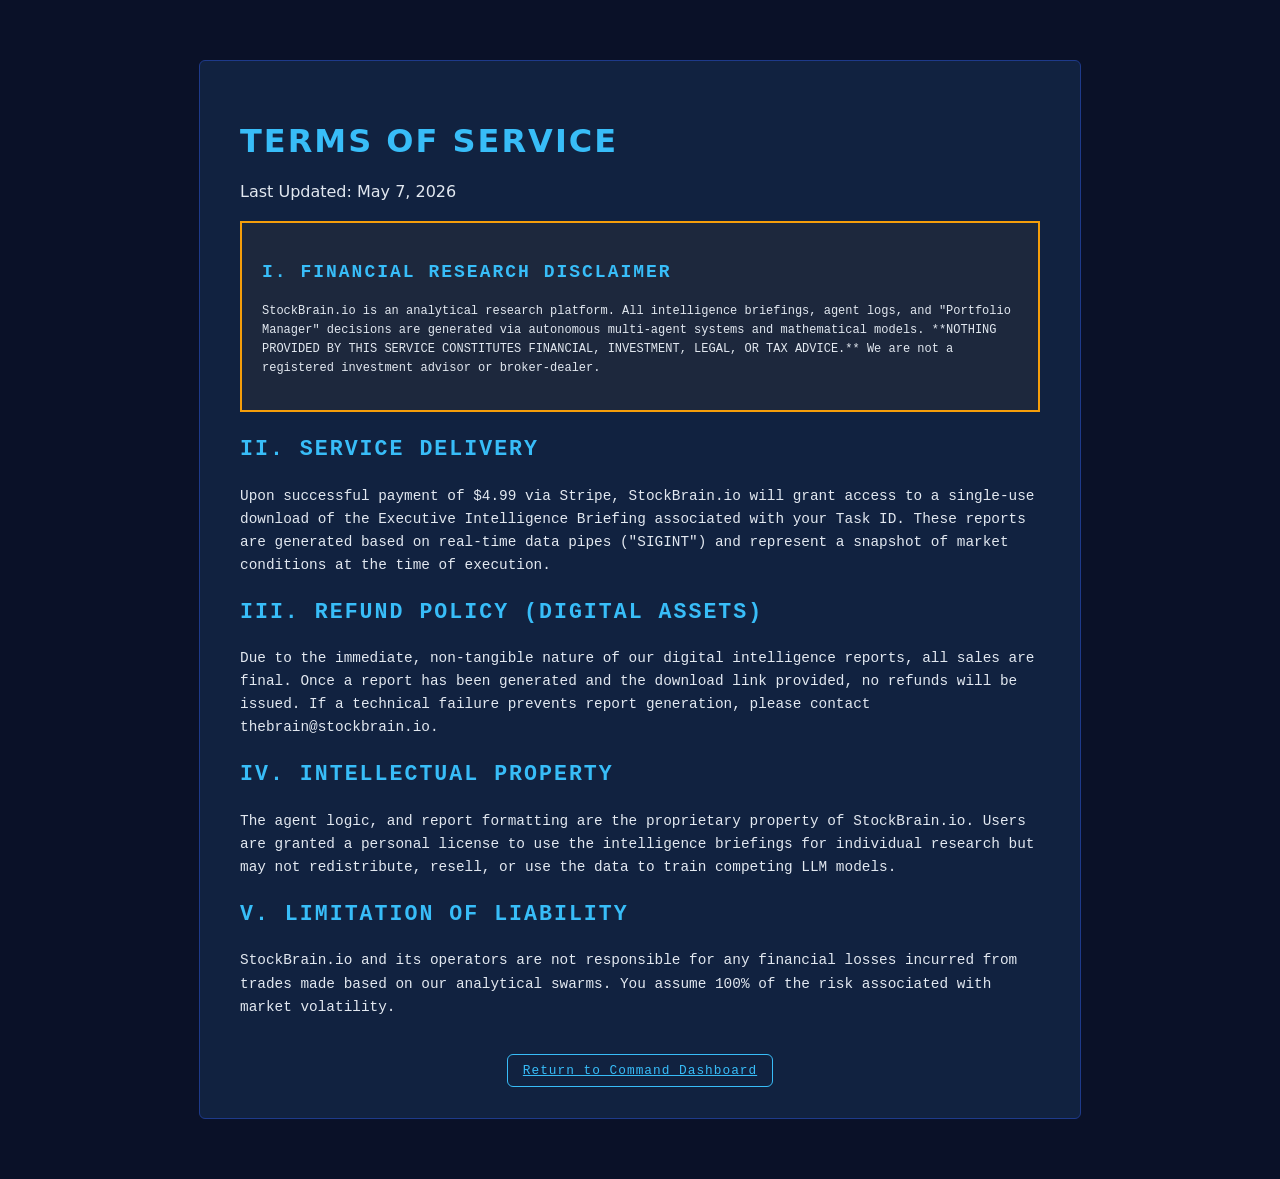
<file: static/terms.html>
<!DOCTYPE html>
<html lang="en">
<head>
    <meta charset="UTF-8">
    <title>Terms of Service | StockBrain.io</title>
    <link rel="stylesheet" href="/static/styles.css">
    <style>
        .terms-container { max-width: 800px; margin: 60px auto; padding: 40px; background: var(--bg-panel); border: 1px solid var(--border-color); border-radius: var(--border-radius); }
        .terms-content { font-family: 'Consolas', monospace; font-size: 0.9rem; line-height: 1.6; color: var(--text-main); }
        h1, h2 { color: var(--accent-blue); text-transform: uppercase; letter-spacing: 2px; }
        .disclaimer-box { border: 2px solid var(--accent-gold); padding: 20px; margin: 20px 0; background: rgba(245, 158, 11, 0.05); }
    </style>
</head>
<body>
    <div class="terms-container">
        <h1>Terms of Service</h1>
        <p>Last Updated: May 7, 2026</p>
        
        <div class="terms-content">
            <div class="disclaimer-box">
                <h2>I. FINANCIAL RESEARCH DISCLAIMER</h2>
                <p>StockBrain.io is an analytical research platform. All intelligence briefings, agent logs, and "Portfolio Manager" decisions are generated via autonomous multi-agent systems and mathematical models. **NOTHING PROVIDED BY THIS SERVICE CONSTITUTES FINANCIAL, INVESTMENT, LEGAL, OR TAX ADVICE.** We are not a registered investment advisor or broker-dealer.</p>
            </div>

            <h2>II. SERVICE DELIVERY</h2>
            <p>Upon successful payment of $4.99 via Stripe, StockBrain.io will grant access to a single-use download of the Executive Intelligence Briefing associated with your Task ID. These reports are generated based on real-time data pipes ("SIGINT") and represent a snapshot of market conditions at the time of execution.</p>

            <h2>III. REFUND POLICY (DIGITAL ASSETS)</h2>
            <p>Due to the immediate, non-tangible nature of our digital intelligence reports, all sales are final. Once a report has been generated and the download link provided, no refunds will be issued. If a technical failure prevents report generation, please contact thebrain@stockbrain.io.</p>

            <h2>IV. INTELLECTUAL PROPERTY</h2>
            <p>The agent logic, and report formatting are the proprietary property of StockBrain.io. Users are granted a personal license to use the intelligence briefings for individual research but may not redistribute, resell, or use the data to train competing LLM models.</p>

            <h2>V. LIMITATION OF LIABILITY</h2>
            <p>StockBrain.io and its operators are not responsible for any financial losses incurred from trades made based on our analytical swarms. You assume 100% of the risk associated with market volatility.</p>
        </div>
        <div style="margin-top: 40px; text-align: center;">
            <a href="/" class="tactical-btn">Return to Command Dashboard</a>
        </div>
    </div>
</body>
</html>
</file>
<file: static/styles.css>
/* ============================================================
    I. BASE THEMES & VARIABLES
   ============================================================ */
:root {
    --bg-main: #0A1128; 
    --bg-panel: #112240; 
    --bg-card: #1C2E4A;
    --text-main: #E2E8F0; 
    --text-muted: #94A3B8;
    --text-heading: #FFFFFF;
    --border-color: #1e3a8a;
    --accent-gold: #F59E0B;
    --accent-green: #10B981;
    --accent-blue: #38BDF8;
    --border-radius: 6px;
    --shadow: 0 10px 30px -15px rgba(0,0,0,0.5);
    
    --grad-pm-card: linear-gradient(135deg, #1e3a8a 0%, #0A1128 100%);
    --grad-arch-card: linear-gradient(135deg, #112240 0%, #0A1128 100%);
    --download-bg: rgba(10, 17, 40, 0.95);
}

body.light-mode {
    --bg-main: #F8FAFC; 
    --bg-panel: #FFFFFF; 
    --bg-card: #F1F5F9;
    --text-main: #1E293B; 
    --text-muted: #475569; 
    --text-heading: #0F172A;
    --border-color: #CBD5E1;
    --accent-gold: #B45309; 
    --accent-green: #059669;
    --accent-blue: #0284C7;
    --shadow: 0 10px 25px -5px rgba(0,0,0,0.1);

    --grad-pm-card: linear-gradient(135deg, #FFFFFF 0%, #F1F5F9 100%);
    --grad-arch-card: linear-gradient(135deg, #F8FAFC 0%, #E2E8F0 100%);
    --download-bg: rgba(255, 255, 255, 0.95);
}

/* ============================================================
    II. GLOBAL & LAYOUT STYLES
   ============================================================ */
body { 
    font-family: system-ui, -apple-system, sans-serif; 
    background: var(--bg-main); color: var(--text-main); 
    margin: 0; padding: 0; min-height: 100vh;
    display: flex; flex-direction: column; align-items: center;
    transition: background-color 0.3s, color 0.3s;
}

img { max-width: 100%; height: auto; display: block; }

.logo-container img {
    height: 100px; width: auto; object-fit: contain; margin-bottom: 10px;
    filter: drop-shadow(0 0 10px rgba(56, 189, 248, 0.2));
}

.dashboard-header .sb-logo {
    height: 45px; width: auto; object-fit: contain; margin: 0; padding: 5px 0;
    filter: drop-shadow(0 0 5px rgba(56, 189, 248, 0.1));
}

.header-left:hover .sb-logo {
    filter: drop-shadow(0 0 8px var(--accent-blue));
    transform: scale(1.02);
}

.header-right { display: flex; align-items: center; }

::-webkit-scrollbar { width: 8px; }
::-webkit-scrollbar-track { background: var(--bg-main); }
::-webkit-scrollbar-thumb { background: var(--border-color); border-radius: 4px; }

#theme-toggle {
    position: absolute; top: 20px; right: 20px;
    padding: 10px 15px; border-radius: 20px; border: 1px solid var(--border-color);
    background: var(--bg-panel); color: var(--text-main);
    cursor: pointer; font-weight: 500; font-size: 0.9rem;
    box-shadow: var(--shadow); z-index: 100; transition: 0.3s;
}
#theme-toggle:hover { filter: brightness(1.1); }

/* ============================================================
    III. SYSTEM STATUS BAR (TACTICAL OVERLAY)
   ============================================================ */
.system-status-bar {
    display: flex; gap: 25px; font-family: 'Consolas', monospace;
    font-size: 0.75rem; letter-spacing: 2px; padding: 10px 25px;
    border-radius: 20px; margin-bottom: 30px; backdrop-filter: blur(4px);
    border: 1px solid rgba(56, 189, 248, 0.4);
    background: rgba(10, 17, 40, 0.9); color: var(--accent-blue);
    box-shadow: 0 0 15px rgba(56, 189, 248, 0.1);
    flex-wrap: wrap; justify-content: center;
}

body.light-mode .system-status-bar {
    background: #FFFFFF; border: 1px solid var(--accent-blue);
    color: var(--text-main); box-shadow: 0 2px 15px rgba(2, 132, 199, 0.1);
}

.blink-led {
    margin-right: 8px; color: var(--accent-green);
    text-shadow: 0 0 10px var(--accent-green), 0 0 20px rgba(16, 185, 129, 0.5);
    display: inline-block; animation: hardware-pulse 1.2s infinite;
}

#agent-count { color: var(--accent-blue); font-weight: bold; }

@keyframes hardware-pulse {
    0%, 45% { opacity: 1; filter: brightness(1.2); }
    50%, 95% { opacity: 0.15; filter: brightness(0.6); }
    100% { opacity: 1; }
}

/* ============================================================
    IV. LANDING PAGE & SEARCH (GLASSMORPHISM RESTORED)
   ============================================================ */
#landing-page {
    display: flex;
    flex-direction: column;
    align-items: center;
    width: 100%;
    padding: 60px 20px;
    box-sizing: border-box;
}

.hero-text { text-align: center; max-width: 800px; margin-bottom: 40px; }
.hero-text h2 { color: var(--text-heading); font-size: 2.5rem; margin-bottom: 15px; font-weight: 700; letter-spacing: -0.5px;}
.hero-text p { color: var(--text-muted); font-size: 1.15rem; line-height: 1.6;}

.search-container { 
    text-align: center; 
    background: rgba(17, 34, 64, 0.5); /* Glass effect */
    backdrop-filter: blur(12px);
    padding: 50px 40px;
    border-radius: 12px; 
    border: 1px solid var(--border-color);
    box-shadow: 0 20px 50px rgba(0,0,0,0.3); 
    width: 100%; 
    max-width: 650px; 
    margin: 0 auto 60px auto;
    display: flex;
    flex-direction: column;
    align-items: center;
}

body.light-mode .search-container {
    background: rgba(255, 255, 255, 0.8);
    border: 1px solid var(--border-color);
}

.input-group {
    display: flex;
    width: 100%;
    gap: 12px;
    justify-content: center;
    margin-top: 20px;
}

input#ticker { 
    flex: 2;
    padding: 16px 20px; 
    font-size: 1.1rem;
    background: rgba(10, 17, 40, 0.7);
    border: 1px solid var(--border-color);
    border-radius: var(--border-radius);
    color: #fff;
    font-family: 'Consolas', monospace;
    outline: none;
    transition: 0.3s;
}

body.light-mode input#ticker {
    background: #FFFFFF;
    color: var(--text-main);
}

input#ticker:focus {
    border-color: var(--accent-blue);
    box-shadow: 0 0 15px rgba(56, 189, 248, 0.2);
}

.search-container button { 
    padding: 17px 35px; 
    font-size: 1.1rem; 
    background: var(--accent-gold); 
    color: #FFFFFF; 
    border: none; 
    border-radius: var(--border-radius); 
    font-weight: bold;
    cursor: pointer; 
    transition: 0.2s; 
    box-shadow: 0 4px 15px rgba(245, 158, 11, 0.3);
}

.search-container button:hover {
    transform: translateY(-2px);
    filter: brightness(1.1);
}

/* Ticker Pills Styling */
.trending-container {
    width: 100%;
    margin-bottom: 30px;
    display: flex;
    flex-direction: column;
    align-items: center;
    gap: 12px;
}

.trending-header {
    display: flex;
    align-items: center;
    gap: 8px;
}

.trending-label {
    font-family: 'Consolas', monospace;
    font-size: 0.7rem;
    color: var(--accent-gold);
    letter-spacing: 2px;
    font-weight: bold;
}

.trending-list {
    display: flex;
    flex-direction: row;
    flex-wrap: wrap;
    justify-content: center;
    gap: 10px;
    width: 100%;
}

.ticker-pill {
    background: rgba(56, 189, 248, 0.08);
    border: 1px solid rgba(56, 189, 248, 0.2);
    color: var(--accent-blue);
    padding: 6px 14px;
    border-radius: 4px;
    font-size: 0.8rem;
    font-family: 'Consolas', monospace;
    cursor: pointer;
    transition: all 0.2s cubic-bezier(0.4, 0, 0.2, 1);
    white-space: nowrap;
}

.ticker-pill:hover {
    background: var(--accent-blue);
    color: #0A1128;
    transform: translateY(-3px);
    box-shadow: 0 5px 15px rgba(56, 189, 248, 0.3);
}

/* ============================================================
    V. AGENT GRID & ARCHITECTURE
   ============================================================ */
.section-container { width: 100%; max-width: 1200px; margin-bottom: 60px; text-align: center; }
.agent-grid { display: grid; grid-template-columns: repeat(4, 1fr); gap: 20px; }
.agent-card {
    background: var(--bg-panel); border: 1px solid var(--border-color); padding: 25px 20px; 
    border-radius: var(--border-radius); text-align: left; transition: transform 0.3s ease; box-shadow: var(--shadow);
}
.agent-card:hover { transform: translateY(-5px); border-color: var(--accent-blue); }

.architecture-card {
    background: var(--grad-arch-card);
    border: 1px solid var(--border-color);
    padding: 40px;
    border-radius: var(--border-radius);
    margin-top: 40px;
    text-align: left;
}

/* ============================================================
    VI. DASHBOARD & CONSOLE (MISSION-CRITICAL)
   ============================================================ */
#dashboard {
    display: none; flex-direction: column; gap: 20px;
    width: 100%; max-width: 1400px; padding: 20px 20px 100px; box-sizing: border-box;
}

.top-grid { display: grid; grid-template-columns: repeat(auto-fit, minmax(450px, 1fr)); gap: 20px; width: 100%; }

.panel { 
    background: #0D162D; border-radius: var(--border-radius); border: 1px solid var(--border-color); 
    padding: 20px; display: flex; flex-direction: column; min-height: 350px;
    box-shadow: inset 0 0 15px rgba(56, 189, 248, 0.05), var(--shadow);
}

body.light-mode .panel { background: var(--bg-panel); }

.panel-title {
    font-family: 'Consolas', monospace; text-transform: uppercase; letter-spacing: 1.5px;
    color: var(--accent-blue); font-size: 0.85rem; border-bottom: 1px solid var(--border-color);
    padding-bottom: 10px; margin-bottom: 15px;
}

.tactical-btn {
    background: transparent; border: 1px solid var(--accent-blue); color: var(--accent-blue);
    padding: 8px 15px; font-family: 'Consolas', monospace; font-size: 0.8rem;
    letter-spacing: 1px; border-radius: var(--border-radius); cursor: pointer; transition: 0.3s;
}

.tactical-btn:hover { background: rgba(56, 189, 248, 0.1); box-shadow: 0 0 10px rgba(56, 189, 248, 0.2); }

.msg-pane { height: 450px; display: flex; flex-direction: column; }
#log-scroll-container { flex: 1; overflow-y: auto; padding-right: 5px; }

.log-row { font-family: 'Consolas', monospace; font-size: 0.8rem; border-bottom: 1px solid rgba(56, 189, 248, 0.1); }
.log-time { width: 85px; color: var(--text-muted); padding: 4px 0; }
.log-content { color: #A5F3FC; text-shadow: 0 0 5px rgba(165, 243, 252, 0.2); word-wrap: break-word; padding: 4px 0 4px 10px; }
body.light-mode .log-content { color: var(--text-main); text-shadow: none; }

/* ============================================================
    VII. REPORTS & CONVERSION
   ============================================================ */
#report-wrapper { position: relative; overflow: hidden; }

.blurred-content {
    filter: blur(8px); pointer-events: none; user-select: none; opacity: 0.6;
    mask-image: linear-gradient(to bottom, black 0%, transparent 90%);
}

.pm-card {
    background: var(--grad-pm-card); border: 1px solid var(--border-color); 
    border-left: 6px solid var(--accent-gold); border-radius: var(--border-radius); padding: 30px;
}

.download-bar {
    position: fixed; bottom: 0; left: 0; width: 100%; background: var(--download-bg); 
    backdrop-filter: blur(10px); border-top: 2px solid var(--accent-gold);
    padding: 15px 0; display: flex; justify-content: center; align-items: center; gap: 20px;
    z-index: 1000; box-shadow: 0 -5px 20px rgba(0,0,0,0.5);
}

.pay-btn {
    padding: 12px 24px; font-size: 1rem; background: var(--accent-gold); 
    color: #FFFFFF; border: none; border-radius: var(--border-radius); font-weight: bold;
    cursor: pointer; box-shadow: 0 0 20px rgba(245, 158, 11, 0.4); transition: all 0.3s ease;
}

/* ============================================================
    VIII. MODAL OVERLAYS (TERMS & CONDITIONS)
   ============================================================ */
#modal-overlay {
    display: none; position: fixed; top: 0; left: 0; width: 100%; height: 100%;
    background: rgba(0, 0, 0, 0.8); backdrop-filter: blur(4px); z-index: 1999;
    transition: opacity 0.3s ease;
}

#terms-modal {
    display: none; position: fixed; top: 50%; left: 50%; transform: translate(-50%, -50%);
    z-index: 2000; width: 90%; max-width: 800px; max-height: 80vh; overflow-y: auto;
    background: var(--bg-panel); color: var(--text-main); border: 2px solid var(--border-color);
    border-radius: var(--border-radius); padding: 30px; box-shadow: 0 0 50px rgba(0, 0, 0, 0.9);
}

body.light-mode #terms-modal { background: #FFFFFF; border: 2px solid var(--accent-blue); }

#terms-modal h4 {
    color: var(--accent-blue); margin-top: 20px; margin-bottom: 8px;
    text-transform: uppercase; font-family: 'Consolas', monospace; font-size: 0.9rem;
}

#terms-modal::-webkit-scrollbar { width: 6px; }
#terms-modal::-webkit-scrollbar-thumb { background: var(--accent-blue); }

/* ============================================================
    IX. FOOTER & PRICING (INTEGRATED AESTHETICS)
   ============================================================ */
.system-footer {
    width: 100%; 
    background: #050A18; 
    border-top: 1px solid var(--border-color);
    padding: 60px 20px 20px; 
    margin-top: 80px; 
    color: var(--text-muted); 
    font-size: 0.85rem;
    box-sizing: border-box;
}

body.light-mode .system-footer { 
    background: #F1F5F9; 
    border-top: 1px solid #CBD5E1; 
}

.footer-content { 
    max-width: 1200px; 
    margin: 0 auto; 
}

.footer-top { 
    display: flex; 
    justify-content: space-between; 
    align-items: flex-start; 
    margin-bottom: 40px; 
    flex-wrap: wrap;
    gap: 20px;
}

/* Footer Brand & Logo */
.footer-brand { 
    display: flex; 
    flex-direction: column; 
    align-items: flex-start; 
}

.sb-logo-footer { 
    height: 35px; 
    width: auto; 
    object-fit: contain; 
    margin-bottom: 10px; 
    filter: grayscale(1) brightness(1.5);
    opacity: 0.6;
    transition: all 0.3s ease;
}

.sb-logo-footer:hover { 
    opacity: 1; 
    filter: none; 
}

.footer-links a { 
    color: var(--accent-blue); 
    text-decoration: none; 
    margin-left: 20px; 
    font-weight: 500;
}

/* Disclaimer / Consolas Box */
.disclaimer-box {
    border-left: 3px solid var(--border-color); 
    padding-left: 20px; 
    margin-bottom: 40px;
    line-height: 1.6; 
    font-family: 'Consolas', monospace; 
    font-size: 0.75rem;
    text-align: left;
}

.footer-bottom {
    text-align: center; 
    border-top: 1px solid rgba(56, 189, 248, 0.1);
    padding-top: 20px; 
    letter-spacing: 1px;
    font-family: 'Consolas', monospace;
    font-size: 0.7rem;
}

/* Pricing Card - Glassmorphism Aesthetic */
.pricing-card {
    background: rgba(17, 34, 64, 0.4);
    backdrop-filter: blur(8px);
    border: 1px solid var(--accent-gold);
    padding: 40px;
    border-radius: var(--border-radius);
    max-width: 400px;
    margin: 40px auto;
    box-shadow: 0 0 30px rgba(245, 158, 11, 0.05);
    transition: transform 0.3s ease;
}

.pricing-card:hover {
    transform: scale(1.02);
    box-shadow: 0 0 40px rgba(245, 158, 11, 0.1);
}

.price { 
    font-size: 2.5rem; 
    color: var(--text-heading); 
    margin: 20px 0; 
    font-weight: bold; 
}

.price span { font-size: 1rem; color: var(--text-muted); }

.pricing-features { 
    list-style: none; 
    padding: 0; 
    text-align: left; 
    margin-top: 25px; 
}

.pricing-features li {
    margin-bottom: 12px;
    font-size: 0.95rem;
    color: var(--text-main);
    display: flex;
    align-items: center;
    gap: 10px;
}

.pricing-features li::before { 
    content: "✓"; 
    color: var(--accent-green); 
    font-weight: bold; 
}

/* Operational Protocol - Tactical Steps */
.protocol-grid { 
    display: grid; 
    grid-template-columns: repeat(3, 1fr); 
    gap: 40px; 
    margin-top: 50px; 
}

.step-num { 
    font-family: 'Consolas', monospace; 
    color: var(--accent-blue); 
    font-size: 2rem; 
    font-weight: 900; 
    display: block; 
    margin-bottom: 15px; 
    text-shadow: 0 0 10px rgba(56, 189, 248, 0.5);
    opacity: 0.8;
}

.step p { font-size: 0.95rem; line-height: 1.5; color: var(--text-muted); }
.step p strong { color: var(--text-heading); display: block; margin-bottom: 5px; }

/* Responsive Utility */
@media (max-width: 768px) {
    .footer-top {
        flex-direction: column;
        align-items: center;
        text-align: center;
    }
    .footer-brand { align-items: center; }
    .footer-links { margin-top: 20px; }
    .footer-links a { margin: 0 10px; }
    .protocol-grid { grid-template-columns: 1fr; gap: 30px; }
}

/* ============================================================
    X. RESPONSIVE UTILITIES
   ============================================================ */
@media (max-width: 768px) {
    .hero-text h2 { font-size: 1.8rem; }
    .search-container { padding: 30px 20px; }
    .input-group { flex-direction: column; width: 100%; }
    .search-container input { max-width: 100%; width: 100%; box-sizing: border-box; }
    .search-container button { width: 100%; margin-left: 0; }
    .agent-grid { grid-template-columns: 1fr; }
    .protocol-grid { grid-template-columns: 1fr; }
    .sb-logo-footer { max-width: 120px; }
    .tactical-table th, .tactical-table td {
        padding: 15px 10px;
        font-size: 0.8rem;
    }
    
    .row-label {
        width: 30%;
    }
}

/* ============================================================
    XI. MISSION-CRITICAL PRINT ENGINE (O-STYLE THEMED)
   ============================================================ */
@media print {
    /* 1. Force Browser to Render High-Fidelity Colors */
    * {
        -webkit-print-color-adjust: exact !important;
        print-color-adjust: exact !important;
        color-adjust: exact !important;
    }

    /* 2. Global Background & Typography Restoration */
    html, body {
        background-color: #0A1128 !important; /* Force Dark Blue */
        color: #E2E8F0 !important;           /* Force White Text */
        margin: 0 !important;
        padding: 0 !important;
    }

    /* 3. Panel & Markdown Specific Fixes */
    .panel, .pm-card, #report-content, .markdown-body, p, li, span, h1, h2, h3, h4 {
        color: #E2E8F0 !important;           /* Force all child text to White */
        background-color: transparent !important;
    }

    .panel {
        background-color: #0D162D !important; /* Subtle Panel contrast */
        border: 1px solid #1e3a8a !important;
        break-inside: avoid;
    }

    /* 4. Portfolio Manager Decision Card (Force Blue/Gold) */
    .pm-card {
        background: linear-gradient(135deg, #1e3a8a 0%, #0A1128 100%) !important;
        border-left: 10px solid #F59E0B !important; 
        padding: 30px !important;
    }

    /* 5. Cleanup Web-Only Tactical UI */
    #theme-toggle, .pay-btn, .tactical-btn, .system-status-bar, 
    .download-bar, #landing-page, .progress-pane, .msg-pane, .trending-container {
        display: none !important;
    }

    /* 6. Kill Filters & Masks for Intelligence Clearance */
    .blurred-content {
        filter: none !important;
        opacity: 1 !important;
        mask-image: none !important;
    }

    /* 7. Page Margin Controls */
    @page {
        margin: 1.5cm;
    }
}

@media print {
    /* 1. Global Reset: Hide everything except the dashboard [cite: 1, 4] */
    body { background: white !important; color: black !important; }
    #landing-page, #theme-toggle, .pay-btn, .download-bar, .system-status-bar, #terms-modal {
        display: none !important;
    }

    /* 2. Hide the "Wonky" Technical Panels [cite: 7, 32] */
    .progress-pane, .msg-pane, .top-grid {
        display: none !important;
    }

    /* 3. Force Full Visibility of the Decision & Dossier [cite: 118, 121] */
    #dashboard { display: block !important; width: 100% !important; }
    #pm-decision-wrapper, #report-wrapper { 
        display: block !important; 
        width: 100% !important;
        margin: 0 !important;
        padding: 0 !important;
    }

    /* 4. Kill the Blur for Intelligence Clearance [cite: 34] */
    .blurred-content {
        filter: none !important;
        opacity: 1 !important;
        mask-image: none !important;
    }

    /* 5. Clean up URLs and Page Headers [cite: 4, 35] */
    @page { margin: 1cm; }
}

/* ============================================================
    XII. TACTICAL COMPARISON TABLE (SWARM VS SCREENER)
   ============================================================ */
.comparison-wrapper {
    overflow-x: auto; /* Required for mobile swiping */
    margin: 40px auto;
    background: rgba(17, 34, 64, 0.3);
    border: 1px solid var(--border-color);
    border-radius: var(--border-radius);
    backdrop-filter: blur(12px);
    box-shadow: var(--shadow);
    max-width: 1000px;
}

.tactical-table {
    width: 100%;
    border-collapse: collapse;
    text-align: left;
    font-size: 0.9rem;
    color: var(--text-main);
}

.tactical-table thead th {
    background: rgba(10, 17, 40, 0.6);
    padding: 20px;
    font-family: 'Consolas', monospace;
    text-transform: uppercase;
    letter-spacing: 1.5px;
    color: var(--accent-blue);
    border-bottom: 2px solid var(--border-color);
}

.tactical-table td {
    padding: 20px;
    border-bottom: 1px solid rgba(56, 189, 248, 0.1);
    line-height: 1.5;
}

.row-label {
    font-family: 'Consolas', monospace;
    font-weight: bold;
    color: var(--accent-blue);
    background: rgba(10, 17, 40, 0.2);
    width: 25%;
}

/* StockBrain Column Highlighting - Tactical Gold */
.highlight-col {
    color: var(--accent-gold) !important;
    text-shadow: 0 0 10px rgba(245, 158, 11, 0.3);
}

.highlight-cell {
    color: var(--text-heading);
    background: rgba(245, 158, 11, 0.03); /* Subtle gold tint */
    border-left: 2px solid var(--accent-gold);
}

/* Light Mode Overrides */
body.light-mode .comparison-wrapper {
    background: #FFFFFF;
    border: 1px solid var(--border-color);
}

body.light-mode .tactical-table thead th {
    background: #F1F5F9;
    color: var(--accent-blue);
}

body.light-mode .highlight-cell {
    background: rgba(180, 83, 9, 0.05);
}

/* Hover effect to guide the eye */
.tactical-table tbody tr:hover {
    background: rgba(56, 189, 248, 0.03);
}
</file>
